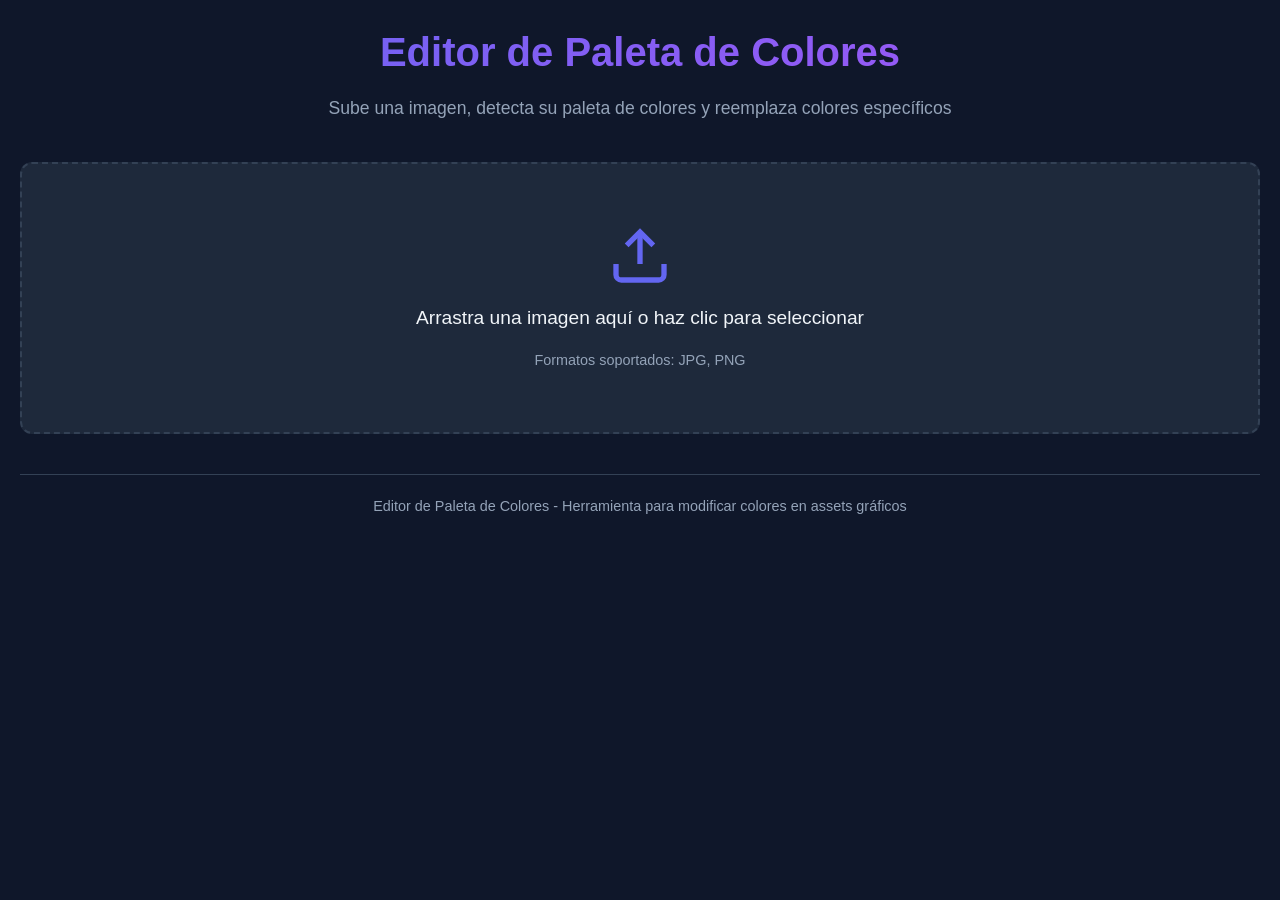
<file: index.html>
<!DOCTYPE html>
<html lang="es">
<head>
    <meta charset="UTF-8">
    <meta name="viewport" content="width=device-width, initial-scale=1.0">
    <title>Editor de Paleta de Colores</title>
    <link rel="stylesheet" href="styles.css">
</head>
<body>
    <div class="container">
        <header>
            <h1>Editor de Paleta de Colores</h1>
            <p>Sube una imagen, detecta su paleta de colores y reemplaza colores específicos</p>
        </header>

        <main>
            <!-- Zona de carga de imagen -->
            <section class="upload-section">
                <div class="drop-zone" id="dropZone">
                    <div class="drop-zone-content">
                        <svg class="upload-icon" viewBox="0 0 24 24" fill="none" stroke="currentColor" stroke-width="2">
                            <path d="M21 15v4a2 2 0 0 1-2 2H5a2 2 0 0 1-2-2v-4"/>
                            <polyline points="17 8 12 3 7 8"/>
                            <line x1="12" y1="3" x2="12" y2="15"/>
                        </svg>
                        <p>Arrastra una imagen aquí o haz clic para seleccionar</p>
                        <span class="supported-formats">Formatos soportados: JPG, PNG</span>
                    </div>
                    <input type="file" id="fileInput" accept="image/jpeg,image/png" hidden>
                </div>
            </section>

            <!-- Área de trabajo -->
            <section class="workspace" id="workspace" style="display: none;">
                <div class="workspace-grid">
                    <!-- Panel de imagen -->
                    <div class="image-panel">
                        <div class="panel-header">
                            <h2>Imagen</h2>
                            <div class="image-controls">
                                <button id="resetBtn" class="btn btn-secondary">Restaurar Original</button>
                                <button id="downloadBtn" class="btn btn-primary">Descargar</button>
                            </div>
                        </div>
                        <div class="canvas-container">
                            <canvas id="imageCanvas"></canvas>
                        </div>
                    </div>

                    <!-- Panel de paleta -->
                    <div class="palette-panel">
                        <div class="panel-header">
                            <h2>Paleta de Colores</h2>
                            <div class="palette-controls">
                                <label for="colorCount">Colores:</label>
                                <input type="range" id="colorCount" min="4" max="32" value="12">
                                <span id="colorCountValue">12</span>
                            </div>
                        </div>
                        <div class="palette-container" id="paletteContainer">
                            <!-- Los colores se generarán dinámicamente -->
                        </div>

                        <!-- Herramientas de limpieza -->
                        <div class="cleanup-tools">
                            <h3>Limpieza de Ruido</h3>
                            <p class="tool-description">Elimina el ruido y convierte la imagen a colores sólidos</p>

                            <div class="cleanup-controls">
                                <div class="control-group">
                                    <label for="smoothingLevel">Suavizado previo:</label>
                                    <input type="range" id="smoothingLevel" min="0" max="5" value="1">
                                    <span id="smoothingValue">1</span>
                                    <p class="control-hint">Difumina el ruido antes de posterizar</p>
                                </div>

                                <div class="control-group">
                                    <label for="ditherAmount">Dithering:</label>
                                    <input type="range" id="ditherAmount" min="0" max="100" value="0">
                                    <span id="ditherValue">0%</span>
                                    <p class="control-hint">Suaviza transiciones entre colores (0 = colores puros)</p>
                                </div>

                                <div class="cleanup-actions">
                                    <button id="previewCleanBtn" class="btn btn-secondary">Vista Previa</button>
                                    <button id="applyCleanBtn" class="btn btn-primary">Aplicar Limpieza</button>
                                </div>
                            </div>
                        </div>

                        <!-- Editor de color -->
                        <div class="color-editor" id="colorEditor" style="display: none;">
                            <h3>Reemplazar Color</h3>
                            <div class="color-editor-content">
                                <div class="color-swap">
                                    <div class="color-box">
                                        <label>Color Original</label>
                                        <div class="color-preview" id="originalColorPreview"></div>
                                        <span id="originalColorHex"></span>
                                    </div>
                                    <svg class="arrow-icon" viewBox="0 0 24 24" fill="none" stroke="currentColor" stroke-width="2">
                                        <line x1="5" y1="12" x2="19" y2="12"/>
                                        <polyline points="12 5 19 12 12 19"/>
                                    </svg>
                                    <div class="color-box">
                                        <label>Nuevo Color</label>
                                        <input type="color" id="newColorPicker" class="color-picker">
                                        <span id="newColorHex">#000000</span>
                                    </div>
                                </div>
                                <div class="tolerance-control">
                                    <label for="tolerance">Tolerancia: <span id="toleranceValue">30</span></label>
                                    <input type="range" id="tolerance" min="0" max="100" value="30">
                                    <p class="tolerance-hint">Mayor tolerancia = más tonos similares serán reemplazados</p>
                                </div>
                                <div class="editor-actions">
                                    <button id="previewBtn" class="btn btn-secondary">Vista Previa</button>
                                    <button id="applyBtn" class="btn btn-primary">Aplicar Cambio</button>
                                    <button id="cancelBtn" class="btn btn-ghost">Cancelar</button>
                                </div>
                            </div>
                        </div>
                    </div>
                </div>
            </section>

            <!-- Historial de cambios -->
            <section class="history-section" id="historySection" style="display: none;">
                <h3>Historial de Cambios</h3>
                <div class="history-list" id="historyList">
                    <!-- Los cambios se añadirán dinámicamente -->
                </div>
            </section>
        </main>

        <footer>
            <p>Editor de Paleta de Colores - Herramienta para modificar colores en assets gráficos</p>
        </footer>
    </div>

    <script src="app.js"></script>
</body>
</html>
</file>
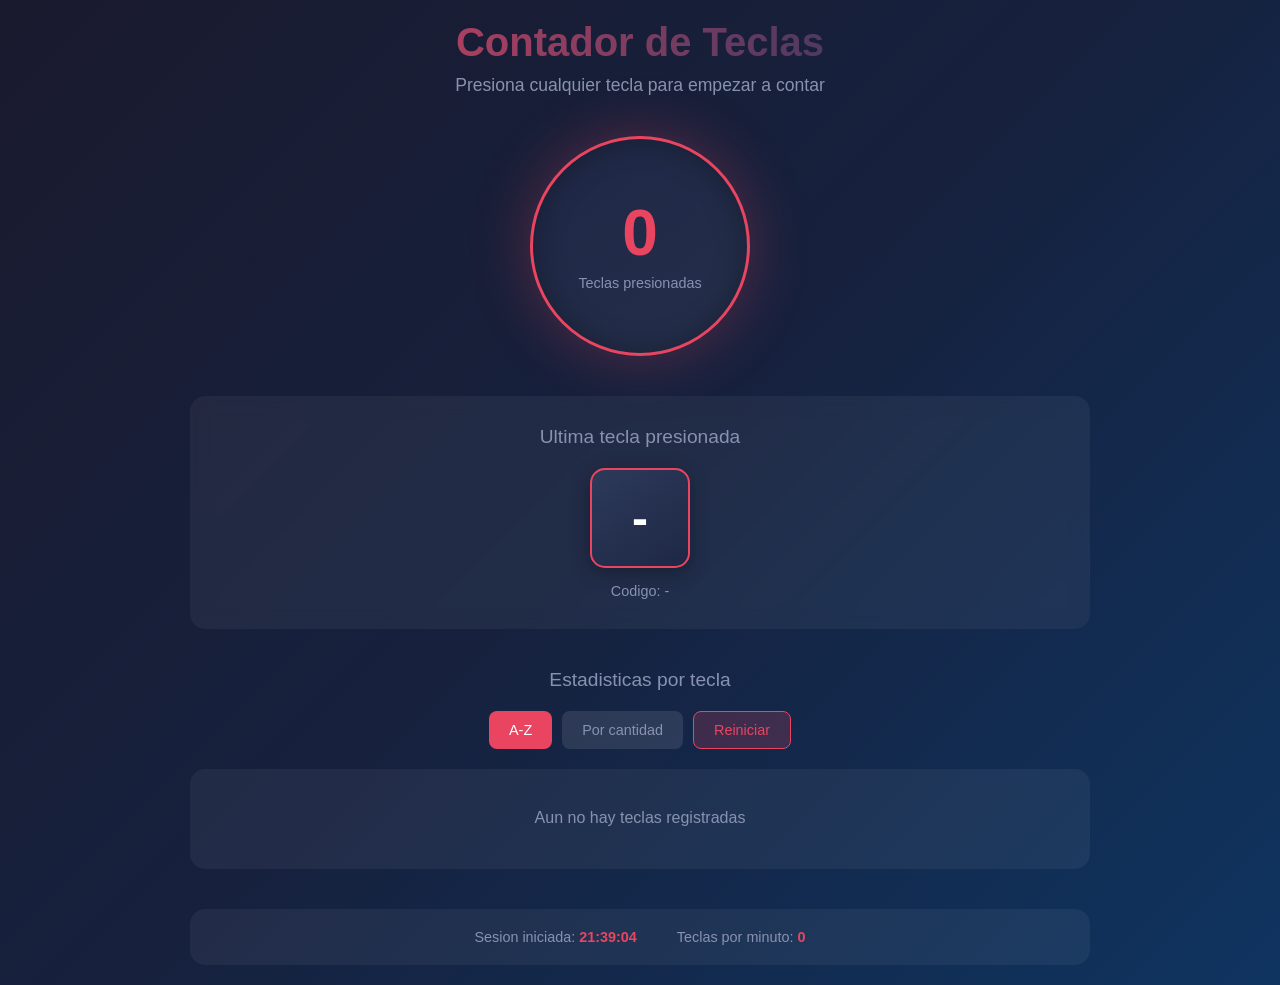
<file: keyboard-counter-preview.html>
<!DOCTYPE html>
<html lang="es">
<head>
    <meta charset="UTF-8">
    <meta name="viewport" content="width=device-width, initial-scale=1.0">
    <title>Contador de Teclas</title>
    <style>
        * {
            margin: 0;
            padding: 0;
            box-sizing: border-box;
        }

        body {
            font-family: 'Segoe UI', Tahoma, Geneva, Verdana, sans-serif;
            background: linear-gradient(135deg, #1a1a2e 0%, #16213e 50%, #0f3460 100%);
            min-height: 100vh;
            color: #fff;
            padding: 20px;
        }

        .container {
            max-width: 900px;
            margin: 0 auto;
        }

        header {
            text-align: center;
            margin-bottom: 40px;
        }

        header h1 {
            font-size: 2.5rem;
            margin-bottom: 10px;
            background: linear-gradient(90deg, #e94560, #0f3460);
            -webkit-background-clip: text;
            -webkit-text-fill-color: transparent;
            background-clip: text;
        }

        .subtitle {
            color: #8892b0;
            font-size: 1.1rem;
        }

        .main-counter {
            display: flex;
            justify-content: center;
            margin-bottom: 40px;
        }

        .counter-circle {
            width: 220px;
            height: 220px;
            border-radius: 50%;
            background: linear-gradient(145deg, #1e2746, #252f4a);
            box-shadow:
                0 0 60px rgba(233, 69, 96, 0.3),
                inset 0 0 30px rgba(0, 0, 0, 0.3);
            display: flex;
            flex-direction: column;
            align-items: center;
            justify-content: center;
            border: 3px solid #e94560;
            transition: all 0.3s ease;
        }

        .counter-circle:hover {
            transform: scale(1.05);
            box-shadow:
                0 0 80px rgba(233, 69, 96, 0.5),
                inset 0 0 30px rgba(0, 0, 0, 0.3);
        }

        .counter-circle.pulse {
            animation: pulse 0.2s ease-out;
        }

        @keyframes pulse {
            0% { transform: scale(1); }
            50% { transform: scale(1.1); }
            100% { transform: scale(1); }
        }

        #total-count {
            font-size: 4rem;
            font-weight: bold;
            color: #e94560;
            line-height: 1;
        }

        .counter-label {
            font-size: 0.9rem;
            color: #8892b0;
            margin-top: 10px;
        }

        .last-key-section {
            text-align: center;
            margin-bottom: 40px;
            padding: 30px;
            background: rgba(255, 255, 255, 0.05);
            border-radius: 15px;
            backdrop-filter: blur(10px);
        }

        .last-key-section h2 {
            font-size: 1.2rem;
            color: #8892b0;
            margin-bottom: 20px;
            font-weight: normal;
        }

        .last-key-display {
            font-size: 3rem;
            font-weight: bold;
            color: #fff;
            background: linear-gradient(145deg, #2d3a5a, #1e2746);
            width: 100px;
            height: 100px;
            display: inline-flex;
            align-items: center;
            justify-content: center;
            border-radius: 15px;
            border: 2px solid #e94560;
            margin-bottom: 15px;
            transition: all 0.15s ease;
            box-shadow: 0 5px 20px rgba(0, 0, 0, 0.3);
        }

        .last-key-display.pressed {
            transform: translateY(3px);
            box-shadow: 0 2px 10px rgba(0, 0, 0, 0.3);
            background: linear-gradient(145deg, #e94560, #c73e54);
        }

        .key-code {
            color: #8892b0;
            font-size: 0.9rem;
        }

        .stats-section {
            margin-bottom: 40px;
        }

        .stats-section h2 {
            font-size: 1.2rem;
            color: #8892b0;
            margin-bottom: 20px;
            font-weight: normal;
            text-align: center;
        }

        .stats-controls {
            display: flex;
            justify-content: center;
            gap: 10px;
            margin-bottom: 20px;
        }

        .sort-btn, .reset-btn {
            padding: 10px 20px;
            border: none;
            border-radius: 8px;
            cursor: pointer;
            font-size: 0.9rem;
            transition: all 0.3s ease;
        }

        .sort-btn {
            background: rgba(255, 255, 255, 0.1);
            color: #8892b0;
        }

        .sort-btn:hover {
            background: rgba(255, 255, 255, 0.2);
        }

        .sort-btn.active {
            background: #e94560;
            color: #fff;
        }

        .reset-btn {
            background: rgba(233, 69, 96, 0.2);
            color: #e94560;
            border: 1px solid #e94560;
        }

        .reset-btn:hover {
            background: #e94560;
            color: #fff;
        }

        .key-stats-grid {
            display: grid;
            grid-template-columns: repeat(auto-fill, minmax(80px, 1fr));
            gap: 10px;
            padding: 20px;
            background: rgba(255, 255, 255, 0.05);
            border-radius: 15px;
            min-height: 100px;
        }

        .key-stat-item {
            background: linear-gradient(145deg, #2d3a5a, #1e2746);
            border-radius: 10px;
            padding: 15px 10px;
            text-align: center;
            transition: all 0.3s ease;
            border: 1px solid transparent;
        }

        .key-stat-item:hover {
            transform: translateY(-3px);
            border-color: #e94560;
        }

        .key-stat-item.highlight {
            animation: highlight 0.3s ease;
        }

        @keyframes highlight {
            0% { background: linear-gradient(145deg, #e94560, #c73e54); }
            100% { background: linear-gradient(145deg, #2d3a5a, #1e2746); }
        }

        .key-stat-item .key-name {
            font-size: 1.2rem;
            font-weight: bold;
            color: #fff;
            display: block;
            margin-bottom: 5px;
            word-break: break-all;
        }

        .key-stat-item .key-count {
            font-size: 0.9rem;
            color: #e94560;
        }

        .empty-message {
            grid-column: 1 / -1;
            text-align: center;
            color: #8892b0;
            padding: 20px;
        }

        .session-info {
            display: flex;
            justify-content: center;
            gap: 40px;
            padding: 20px;
            background: rgba(255, 255, 255, 0.05);
            border-radius: 15px;
            text-align: center;
        }

        .session-info p {
            color: #8892b0;
            font-size: 0.9rem;
        }

        .session-info span {
            color: #e94560;
            font-weight: bold;
        }

        @media (max-width: 600px) {
            header h1 {
                font-size: 1.8rem;
            }

            .counter-circle {
                width: 180px;
                height: 180px;
            }

            #total-count {
                font-size: 3rem;
            }

            .session-info {
                flex-direction: column;
                gap: 15px;
            }

            .key-stats-grid {
                grid-template-columns: repeat(auto-fill, minmax(70px, 1fr));
            }
        }
    </style>
</head>
<body>
    <div class="container">
        <header>
            <h1>Contador de Teclas</h1>
            <p class="subtitle">Presiona cualquier tecla para empezar a contar</p>
        </header>

        <div class="main-counter">
            <div class="counter-circle">
                <span id="total-count">0</span>
                <span class="counter-label">Teclas presionadas</span>
            </div>
        </div>

        <div class="last-key-section">
            <h2>Ultima tecla presionada</h2>
            <div id="last-key" class="last-key-display">-</div>
            <div id="last-key-code" class="key-code">Codigo: -</div>
        </div>

        <div class="stats-section">
            <h2>Estadisticas por tecla</h2>
            <div class="stats-controls">
                <button id="sort-alpha" class="sort-btn active">A-Z</button>
                <button id="sort-count" class="sort-btn">Por cantidad</button>
                <button id="reset-btn" class="reset-btn">Reiniciar</button>
            </div>
            <div id="key-stats" class="key-stats-grid">
                <p class="empty-message">Aun no hay teclas registradas</p>
            </div>
        </div>

        <div class="session-info">
            <p>Sesion iniciada: <span id="session-start">-</span></p>
            <p>Teclas por minuto: <span id="keys-per-minute">0</span></p>
        </div>
    </div>

    <script>
        // Keyboard Counter Application
        class KeyboardCounter {
            constructor() {
                this.totalCount = 0;
                this.keyStats = {};
                this.sessionStart = null;
                this.sortMode = 'alpha';

                this.initElements();
                this.bindEvents();
                this.startSession();
            }

            initElements() {
                this.totalCountEl = document.getElementById('total-count');
                this.lastKeyEl = document.getElementById('last-key');
                this.lastKeyCodeEl = document.getElementById('last-key-code');
                this.keyStatsEl = document.getElementById('key-stats');
                this.sessionStartEl = document.getElementById('session-start');
                this.keysPerMinuteEl = document.getElementById('keys-per-minute');
                this.counterCircle = document.querySelector('.counter-circle');
                this.sortAlphaBtn = document.getElementById('sort-alpha');
                this.sortCountBtn = document.getElementById('sort-count');
                this.resetBtn = document.getElementById('reset-btn');
            }

            bindEvents() {
                document.addEventListener('keydown', (e) => this.handleKeyPress(e));
                this.sortAlphaBtn.addEventListener('click', () => this.setSortMode('alpha'));
                this.sortCountBtn.addEventListener('click', () => this.setSortMode('count'));
                this.resetBtn.addEventListener('click', () => this.resetStats());
                setInterval(() => this.updateKeysPerMinute(), 1000);
            }

            startSession() {
                this.sessionStart = new Date();
                this.sessionStartEl.textContent = this.formatTime(this.sessionStart);
            }

            formatTime(date) {
                return date.toLocaleTimeString('es-ES', {
                    hour: '2-digit',
                    minute: '2-digit',
                    second: '2-digit'
                });
            }

            handleKeyPress(e) {
                if (['F5', 'F12'].indexOf(e.key) === -1) {
                    e.preventDefault();
                }

                const keyName = this.getKeyName(e);
                const keyCode = e.code;

                this.totalCount++;
                this.totalCountEl.textContent = this.totalCount;

                this.lastKeyEl.textContent = this.getDisplayName(e);
                this.lastKeyCodeEl.textContent = `Codigo: ${keyCode}`;

                this.counterCircle.classList.remove('pulse');
                void this.counterCircle.offsetWidth;
                this.counterCircle.classList.add('pulse');

                this.lastKeyEl.classList.add('pressed');
                setTimeout(() => this.lastKeyEl.classList.remove('pressed'), 150);

                if (!this.keyStats[keyName]) {
                    this.keyStats[keyName] = {
                        count: 0,
                        displayName: this.getDisplayName(e),
                        code: keyCode
                    };
                }
                this.keyStats[keyName].count++;

                this.renderKeyStats(keyName);
            }

            getKeyName(e) {
                if (e.key.length === 1) {
                    return e.key.toUpperCase();
                }
                return e.code;
            }

            getDisplayName(e) {
                const specialKeys = {
                    'Space': 'Space',
                    'Enter': 'Enter',
                    'Backspace': 'Back',
                    'Tab': 'Tab',
                    'Escape': 'Esc',
                    'ArrowUp': 'Up',
                    'ArrowDown': 'Down',
                    'ArrowLeft': 'Left',
                    'ArrowRight': 'Right',
                    'ShiftLeft': 'L Shift',
                    'ShiftRight': 'R Shift',
                    'ControlLeft': 'L Ctrl',
                    'ControlRight': 'R Ctrl',
                    'AltLeft': 'L Alt',
                    'AltRight': 'R Alt',
                    'MetaLeft': 'L Meta',
                    'MetaRight': 'R Meta',
                    'CapsLock': 'Caps',
                    'Delete': 'Del',
                    'Insert': 'Ins',
                    'Home': 'Home',
                    'End': 'End',
                    'PageUp': 'PgUp',
                    'PageDown': 'PgDn'
                };

                if (e.key.length === 1) {
                    return e.key.toUpperCase();
                }

                return specialKeys[e.code] || e.key;
            }

            renderKeyStats(highlightKey = null) {
                const keys = Object.keys(this.keyStats);

                if (keys.length === 0) {
                    this.keyStatsEl.innerHTML = '<p class="empty-message">Aun no hay teclas registradas</p>';
                    return;
                }

                if (this.sortMode === 'alpha') {
                    keys.sort((a, b) => a.localeCompare(b));
                } else {
                    keys.sort((a, b) => this.keyStats[b].count - this.keyStats[a].count);
                }

                this.keyStatsEl.innerHTML = keys.map(key => {
                    const stat = this.keyStats[key];
                    const isHighlight = key === highlightKey ? 'highlight' : '';
                    return `
                        <div class="key-stat-item ${isHighlight}" data-key="${key}">
                            <span class="key-name">${stat.displayName}</span>
                            <span class="key-count">${stat.count}</span>
                        </div>
                    `;
                }).join('');
            }

            setSortMode(mode) {
                this.sortMode = mode;
                this.sortAlphaBtn.classList.toggle('active', mode === 'alpha');
                this.sortCountBtn.classList.toggle('active', mode === 'count');
                this.renderKeyStats();
            }

            updateKeysPerMinute() {
                if (!this.sessionStart || this.totalCount === 0) {
                    this.keysPerMinuteEl.textContent = '0';
                    return;
                }

                const minutesElapsed = (Date.now() - this.sessionStart.getTime()) / 60000;
                if (minutesElapsed < 0.1) {
                    this.keysPerMinuteEl.textContent = '0';
                    return;
                }

                const kpm = Math.round(this.totalCount / minutesElapsed);
                this.keysPerMinuteEl.textContent = kpm;
            }

            resetStats() {
                this.totalCount = 0;
                this.keyStats = {};
                this.totalCountEl.textContent = '0';
                this.lastKeyEl.textContent = '-';
                this.lastKeyCodeEl.textContent = 'Codigo: -';
                this.keysPerMinuteEl.textContent = '0';
                this.keyStatsEl.innerHTML = '<p class="empty-message">Aun no hay teclas registradas</p>';
                this.startSession();
            }
        }

        document.addEventListener('DOMContentLoaded', () => {
            new KeyboardCounter();
        });
    </script>
</body>
</html>
</file>
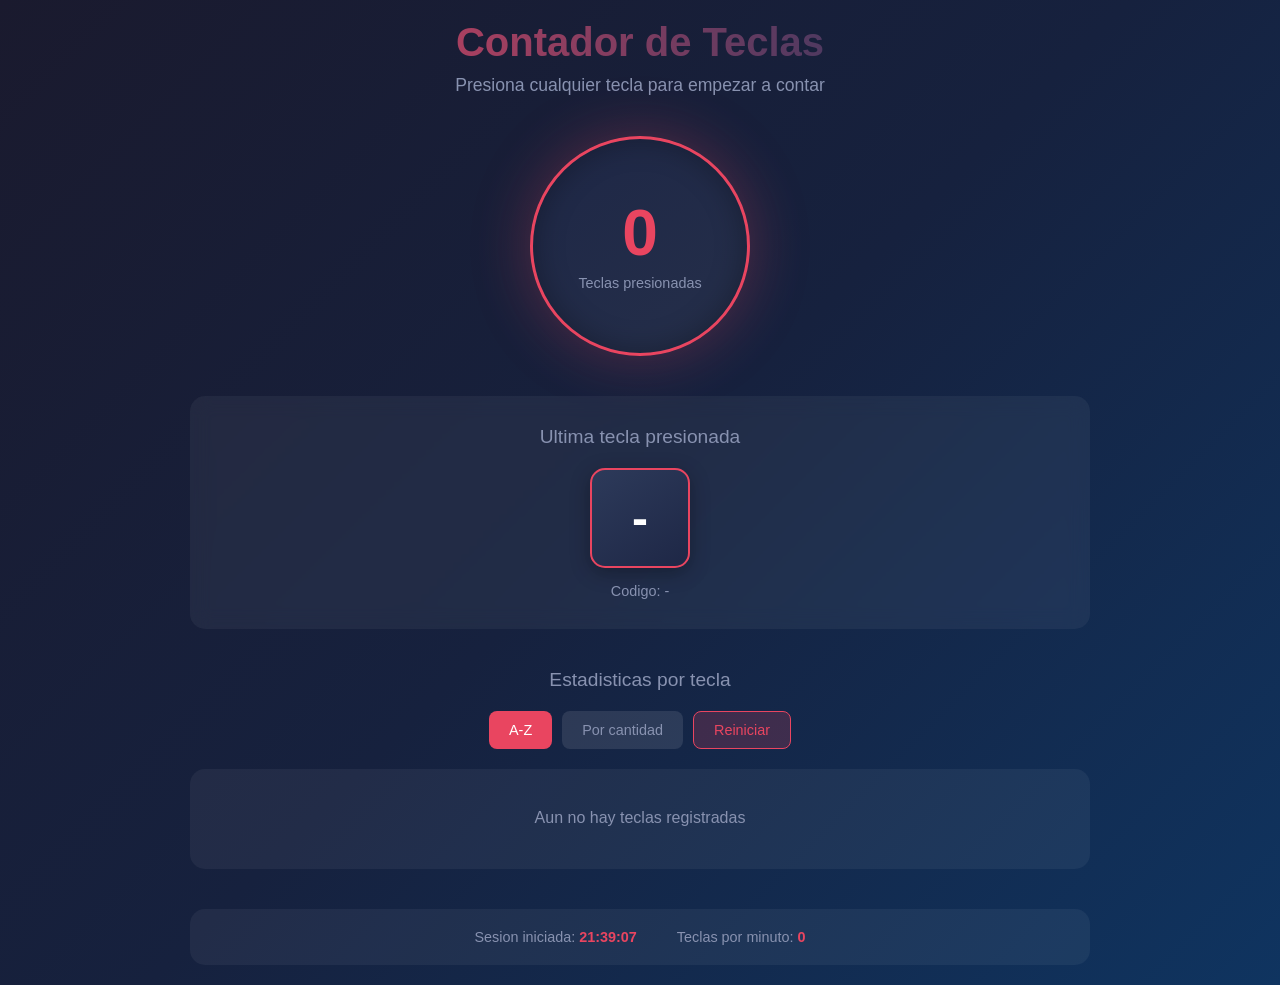
<file: keyboard-counter.html>
<!DOCTYPE html>
<html lang="es">
<head>
    <meta charset="UTF-8">
    <meta name="viewport" content="width=device-width, initial-scale=1.0">
    <title>Contador de Teclas</title>
    <link rel="stylesheet" href="keyboard-counter.css">
</head>
<body>
    <div class="container">
        <header>
            <h1>Contador de Teclas</h1>
            <p class="subtitle">Presiona cualquier tecla para empezar a contar</p>
        </header>

        <div class="main-counter">
            <div class="counter-circle">
                <span id="total-count">0</span>
                <span class="counter-label">Teclas presionadas</span>
            </div>
        </div>

        <div class="last-key-section">
            <h2>Ultima tecla presionada</h2>
            <div id="last-key" class="last-key-display">-</div>
            <div id="last-key-code" class="key-code">Codigo: -</div>
        </div>

        <div class="stats-section">
            <h2>Estadisticas por tecla</h2>
            <div class="stats-controls">
                <button id="sort-alpha" class="sort-btn active">A-Z</button>
                <button id="sort-count" class="sort-btn">Por cantidad</button>
                <button id="reset-btn" class="reset-btn">Reiniciar</button>
            </div>
            <div id="key-stats" class="key-stats-grid">
                <p class="empty-message">Aun no hay teclas registradas</p>
            </div>
        </div>

        <div class="session-info">
            <p>Sesion iniciada: <span id="session-start">-</span></p>
            <p>Teclas por minuto: <span id="keys-per-minute">0</span></p>
        </div>
    </div>

    <script src="keyboard-counter.js"></script>
</body>
</html>
</file>
<file: styles.css>
/* Reset y variables */
* {
    margin: 0;
    padding: 0;
    box-sizing: border-box;
}

:root {
    --primary-color: #6366f1;
    --primary-hover: #4f46e5;
    --secondary-color: #64748b;
    --secondary-hover: #475569;
    --background: #0f172a;
    --surface: #1e293b;
    --surface-light: #334155;
    --text-primary: #f1f5f9;
    --text-secondary: #94a3b8;
    --border-color: #334155;
    --success: #22c55e;
    --error: #ef4444;
    --warning: #f59e0b;
    --radius: 8px;
    --radius-lg: 12px;
    --shadow: 0 4px 6px -1px rgba(0, 0, 0, 0.3);
    --shadow-lg: 0 10px 15px -3px rgba(0, 0, 0, 0.4);
}

body {
    font-family: -apple-system, BlinkMacSystemFont, 'Segoe UI', Roboto, Oxygen, Ubuntu, sans-serif;
    background: var(--background);
    color: var(--text-primary);
    min-height: 100vh;
    line-height: 1.6;
}

/* Container */
.container {
    max-width: 1400px;
    margin: 0 auto;
    padding: 20px;
}

/* Header */
header {
    text-align: center;
    margin-bottom: 40px;
}

header h1 {
    font-size: 2.5rem;
    font-weight: 700;
    background: linear-gradient(135deg, var(--primary-color), #a855f7);
    -webkit-background-clip: text;
    -webkit-text-fill-color: transparent;
    background-clip: text;
    margin-bottom: 10px;
}

header p {
    color: var(--text-secondary);
    font-size: 1.1rem;
}

/* Botones */
.btn {
    display: inline-flex;
    align-items: center;
    justify-content: center;
    gap: 8px;
    padding: 10px 20px;
    border: none;
    border-radius: var(--radius);
    font-size: 0.95rem;
    font-weight: 500;
    cursor: pointer;
    transition: all 0.2s ease;
}

.btn-primary {
    background: var(--primary-color);
    color: white;
}

.btn-primary:hover {
    background: var(--primary-hover);
    transform: translateY(-1px);
    box-shadow: var(--shadow);
}

.btn-secondary {
    background: var(--surface-light);
    color: var(--text-primary);
}

.btn-secondary:hover {
    background: var(--secondary-hover);
}

.btn-ghost {
    background: transparent;
    color: var(--text-secondary);
    border: 1px solid var(--border-color);
}

.btn-ghost:hover {
    background: var(--surface);
    color: var(--text-primary);
}

/* Zona de carga */
.upload-section {
    margin-bottom: 30px;
}

.drop-zone {
    border: 2px dashed var(--border-color);
    border-radius: var(--radius-lg);
    padding: 60px 40px;
    text-align: center;
    cursor: pointer;
    transition: all 0.3s ease;
    background: var(--surface);
}

.drop-zone:hover,
.drop-zone.drag-over {
    border-color: var(--primary-color);
    background: rgba(99, 102, 241, 0.1);
}

.drop-zone-content {
    display: flex;
    flex-direction: column;
    align-items: center;
    gap: 15px;
}

.upload-icon {
    width: 64px;
    height: 64px;
    color: var(--primary-color);
}

.drop-zone p {
    font-size: 1.2rem;
    color: var(--text-primary);
}

.supported-formats {
    font-size: 0.9rem;
    color: var(--text-secondary);
}

/* Área de trabajo */
.workspace {
    background: var(--surface);
    border-radius: var(--radius-lg);
    padding: 20px;
    margin-bottom: 30px;
}

.workspace-grid {
    display: grid;
    grid-template-columns: 1fr 400px;
    gap: 20px;
}

@media (max-width: 1024px) {
    .workspace-grid {
        grid-template-columns: 1fr;
    }
}

/* Panel de imagen */
.image-panel {
    background: var(--background);
    border-radius: var(--radius);
    padding: 20px;
}

.panel-header {
    display: flex;
    justify-content: space-between;
    align-items: center;
    margin-bottom: 20px;
    flex-wrap: wrap;
    gap: 10px;
}

.panel-header h2 {
    font-size: 1.2rem;
    font-weight: 600;
}

.image-controls {
    display: flex;
    gap: 10px;
}

.canvas-container {
    background: repeating-conic-gradient(#1a1a2e 0% 25%, #2a2a4e 0% 50%) 50% / 20px 20px;
    border-radius: var(--radius);
    overflow: hidden;
    display: flex;
    justify-content: center;
    align-items: center;
    min-height: 400px;
}

#imageCanvas {
    max-width: 100%;
    max-height: 600px;
    object-fit: contain;
}

/* Panel de paleta */
.palette-panel {
    background: var(--background);
    border-radius: var(--radius);
    padding: 20px;
}

.palette-controls {
    display: flex;
    align-items: center;
    gap: 10px;
}

.palette-controls label {
    font-size: 0.9rem;
    color: var(--text-secondary);
}

.palette-controls input[type="range"] {
    width: 100px;
}

#colorCountValue {
    font-weight: 600;
    min-width: 24px;
}

.palette-container {
    display: grid;
    grid-template-columns: repeat(auto-fill, minmax(80px, 1fr));
    gap: 10px;
    margin-top: 20px;
    max-height: 300px;
    overflow-y: auto;
    padding-right: 5px;
}

/* Color item en la paleta */
.color-item {
    display: flex;
    flex-direction: column;
    align-items: center;
    gap: 5px;
    padding: 10px;
    background: var(--surface);
    border-radius: var(--radius);
    cursor: pointer;
    transition: all 0.2s ease;
    border: 2px solid transparent;
}

.color-item:hover {
    transform: translateY(-2px);
    box-shadow: var(--shadow);
}

.color-item.selected {
    border-color: var(--primary-color);
}

.color-swatch {
    width: 50px;
    height: 50px;
    border-radius: var(--radius);
    box-shadow: inset 0 0 0 1px rgba(255, 255, 255, 0.1);
}

.color-hex {
    font-size: 0.75rem;
    color: var(--text-secondary);
    font-family: monospace;
}

.color-percentage {
    font-size: 0.7rem;
    color: var(--text-secondary);
}

/* Herramientas de limpieza */
.cleanup-tools {
    margin-top: 20px;
    padding: 20px;
    background: var(--surface);
    border-radius: var(--radius);
    border: 1px solid var(--success);
}

.cleanup-tools h3 {
    font-size: 1rem;
    margin-bottom: 5px;
    color: var(--success);
}

.tool-description {
    font-size: 0.85rem;
    color: var(--text-secondary);
    margin-bottom: 15px;
}

.cleanup-controls {
    display: flex;
    flex-direction: column;
    gap: 15px;
}

.control-group {
    display: flex;
    flex-direction: column;
    gap: 5px;
}

.control-group label {
    font-size: 0.9rem;
    color: var(--text-primary);
}

.control-group input[type="range"] {
    width: 100%;
}

.control-group span {
    font-size: 0.85rem;
    font-weight: 600;
    color: var(--primary-color);
}

.control-hint {
    font-size: 0.75rem;
    color: var(--text-secondary);
    margin-top: 2px;
}

.cleanup-actions {
    display: flex;
    gap: 10px;
    margin-top: 10px;
}

/* Editor de color */
.color-editor {
    margin-top: 20px;
    padding: 20px;
    background: var(--surface);
    border-radius: var(--radius);
    border: 1px solid var(--border-color);
}

.color-editor h3 {
    font-size: 1rem;
    margin-bottom: 15px;
    color: var(--text-primary);
}

.color-swap {
    display: flex;
    align-items: center;
    justify-content: center;
    gap: 20px;
    margin-bottom: 20px;
}

.color-box {
    display: flex;
    flex-direction: column;
    align-items: center;
    gap: 8px;
}

.color-box label {
    font-size: 0.85rem;
    color: var(--text-secondary);
}

.color-preview {
    width: 60px;
    height: 60px;
    border-radius: var(--radius);
    box-shadow: inset 0 0 0 1px rgba(255, 255, 255, 0.1);
}

.color-picker {
    width: 60px;
    height: 60px;
    border: none;
    border-radius: var(--radius);
    cursor: pointer;
    padding: 0;
    background: none;
}

.color-picker::-webkit-color-swatch-wrapper {
    padding: 0;
}

.color-picker::-webkit-color-swatch {
    border: none;
    border-radius: var(--radius);
}

.arrow-icon {
    width: 24px;
    height: 24px;
    color: var(--text-secondary);
}

.color-box span {
    font-size: 0.8rem;
    font-family: monospace;
    color: var(--text-secondary);
}

/* Control de tolerancia */
.tolerance-control {
    margin-bottom: 20px;
}

.tolerance-control label {
    display: block;
    margin-bottom: 8px;
    font-size: 0.9rem;
}

.tolerance-control input[type="range"] {
    width: 100%;
    margin-bottom: 5px;
}

.tolerance-hint {
    font-size: 0.8rem;
    color: var(--text-secondary);
}

/* Range input styling */
input[type="range"] {
    -webkit-appearance: none;
    height: 6px;
    background: var(--surface-light);
    border-radius: 3px;
    outline: none;
}

input[type="range"]::-webkit-slider-thumb {
    -webkit-appearance: none;
    width: 16px;
    height: 16px;
    background: var(--primary-color);
    border-radius: 50%;
    cursor: pointer;
    transition: background 0.2s ease;
}

input[type="range"]::-webkit-slider-thumb:hover {
    background: var(--primary-hover);
}

/* Acciones del editor */
.editor-actions {
    display: flex;
    gap: 10px;
    flex-wrap: wrap;
}

/* Sección de historial */
.history-section {
    background: var(--surface);
    border-radius: var(--radius-lg);
    padding: 20px;
    margin-bottom: 30px;
}

.history-section h3 {
    font-size: 1.1rem;
    margin-bottom: 15px;
}

.history-list {
    display: flex;
    flex-direction: column;
    gap: 10px;
    max-height: 200px;
    overflow-y: auto;
}

.history-item {
    display: flex;
    align-items: center;
    gap: 15px;
    padding: 10px 15px;
    background: var(--background);
    border-radius: var(--radius);
}

.history-colors {
    display: flex;
    align-items: center;
    gap: 8px;
}

.history-swatch {
    width: 30px;
    height: 30px;
    border-radius: 4px;
    box-shadow: inset 0 0 0 1px rgba(255, 255, 255, 0.1);
}

.history-arrow {
    color: var(--text-secondary);
    font-size: 1.2rem;
}

.history-info {
    flex: 1;
    font-size: 0.9rem;
    color: var(--text-secondary);
}

.history-undo {
    padding: 5px 10px;
    font-size: 0.85rem;
}

/* Footer */
footer {
    text-align: center;
    padding: 20px;
    color: var(--text-secondary);
    font-size: 0.9rem;
    border-top: 1px solid var(--border-color);
    margin-top: 40px;
}

/* Scrollbar styling */
::-webkit-scrollbar {
    width: 8px;
    height: 8px;
}

::-webkit-scrollbar-track {
    background: var(--surface);
    border-radius: 4px;
}

::-webkit-scrollbar-thumb {
    background: var(--surface-light);
    border-radius: 4px;
}

::-webkit-scrollbar-thumb:hover {
    background: var(--secondary-color);
}

/* Loading state */
.loading {
    position: relative;
    pointer-events: none;
}

.loading::after {
    content: '';
    position: absolute;
    top: 50%;
    left: 50%;
    width: 30px;
    height: 30px;
    margin: -15px 0 0 -15px;
    border: 3px solid var(--surface-light);
    border-top-color: var(--primary-color);
    border-radius: 50%;
    animation: spin 0.8s linear infinite;
}

@keyframes spin {
    to {
        transform: rotate(360deg);
    }
}

/* Responsive */
@media (max-width: 768px) {
    header h1 {
        font-size: 1.8rem;
    }

    .drop-zone {
        padding: 40px 20px;
    }

    .color-swap {
        flex-direction: column;
    }

    .arrow-icon {
        transform: rotate(90deg);
    }

    .editor-actions {
        justify-content: center;
    }
}
</file>
<file: keyboard-counter.css>
* {
    margin: 0;
    padding: 0;
    box-sizing: border-box;
}

body {
    font-family: 'Segoe UI', Tahoma, Geneva, Verdana, sans-serif;
    background: linear-gradient(135deg, #1a1a2e 0%, #16213e 50%, #0f3460 100%);
    min-height: 100vh;
    color: #fff;
    padding: 20px;
}

.container {
    max-width: 900px;
    margin: 0 auto;
}

header {
    text-align: center;
    margin-bottom: 40px;
}

header h1 {
    font-size: 2.5rem;
    margin-bottom: 10px;
    background: linear-gradient(90deg, #e94560, #0f3460);
    -webkit-background-clip: text;
    -webkit-text-fill-color: transparent;
    background-clip: text;
}

.subtitle {
    color: #8892b0;
    font-size: 1.1rem;
}

.main-counter {
    display: flex;
    justify-content: center;
    margin-bottom: 40px;
}

.counter-circle {
    width: 220px;
    height: 220px;
    border-radius: 50%;
    background: linear-gradient(145deg, #1e2746, #252f4a);
    box-shadow:
        0 0 60px rgba(233, 69, 96, 0.3),
        inset 0 0 30px rgba(0, 0, 0, 0.3);
    display: flex;
    flex-direction: column;
    align-items: center;
    justify-content: center;
    border: 3px solid #e94560;
    transition: all 0.3s ease;
}

.counter-circle:hover {
    transform: scale(1.05);
    box-shadow:
        0 0 80px rgba(233, 69, 96, 0.5),
        inset 0 0 30px rgba(0, 0, 0, 0.3);
}

.counter-circle.pulse {
    animation: pulse 0.2s ease-out;
}

@keyframes pulse {
    0% { transform: scale(1); }
    50% { transform: scale(1.1); }
    100% { transform: scale(1); }
}

#total-count {
    font-size: 4rem;
    font-weight: bold;
    color: #e94560;
    line-height: 1;
}

.counter-label {
    font-size: 0.9rem;
    color: #8892b0;
    margin-top: 10px;
}

.last-key-section {
    text-align: center;
    margin-bottom: 40px;
    padding: 30px;
    background: rgba(255, 255, 255, 0.05);
    border-radius: 15px;
    backdrop-filter: blur(10px);
}

.last-key-section h2 {
    font-size: 1.2rem;
    color: #8892b0;
    margin-bottom: 20px;
    font-weight: normal;
}

.last-key-display {
    font-size: 3rem;
    font-weight: bold;
    color: #fff;
    background: linear-gradient(145deg, #2d3a5a, #1e2746);
    width: 100px;
    height: 100px;
    display: inline-flex;
    align-items: center;
    justify-content: center;
    border-radius: 15px;
    border: 2px solid #e94560;
    margin-bottom: 15px;
    transition: all 0.15s ease;
    box-shadow: 0 5px 20px rgba(0, 0, 0, 0.3);
}

.last-key-display.pressed {
    transform: translateY(3px);
    box-shadow: 0 2px 10px rgba(0, 0, 0, 0.3);
    background: linear-gradient(145deg, #e94560, #c73e54);
}

.key-code {
    color: #8892b0;
    font-size: 0.9rem;
}

.stats-section {
    margin-bottom: 40px;
}

.stats-section h2 {
    font-size: 1.2rem;
    color: #8892b0;
    margin-bottom: 20px;
    font-weight: normal;
    text-align: center;
}

.stats-controls {
    display: flex;
    justify-content: center;
    gap: 10px;
    margin-bottom: 20px;
}

.sort-btn, .reset-btn {
    padding: 10px 20px;
    border: none;
    border-radius: 8px;
    cursor: pointer;
    font-size: 0.9rem;
    transition: all 0.3s ease;
}

.sort-btn {
    background: rgba(255, 255, 255, 0.1);
    color: #8892b0;
}

.sort-btn:hover {
    background: rgba(255, 255, 255, 0.2);
}

.sort-btn.active {
    background: #e94560;
    color: #fff;
}

.reset-btn {
    background: rgba(233, 69, 96, 0.2);
    color: #e94560;
    border: 1px solid #e94560;
}

.reset-btn:hover {
    background: #e94560;
    color: #fff;
}

.key-stats-grid {
    display: grid;
    grid-template-columns: repeat(auto-fill, minmax(80px, 1fr));
    gap: 10px;
    padding: 20px;
    background: rgba(255, 255, 255, 0.05);
    border-radius: 15px;
    min-height: 100px;
}

.key-stat-item {
    background: linear-gradient(145deg, #2d3a5a, #1e2746);
    border-radius: 10px;
    padding: 15px 10px;
    text-align: center;
    transition: all 0.3s ease;
    border: 1px solid transparent;
}

.key-stat-item:hover {
    transform: translateY(-3px);
    border-color: #e94560;
}

.key-stat-item.highlight {
    animation: highlight 0.3s ease;
}

@keyframes highlight {
    0% { background: linear-gradient(145deg, #e94560, #c73e54); }
    100% { background: linear-gradient(145deg, #2d3a5a, #1e2746); }
}

.key-stat-item .key-name {
    font-size: 1.2rem;
    font-weight: bold;
    color: #fff;
    display: block;
    margin-bottom: 5px;
    word-break: break-all;
}

.key-stat-item .key-count {
    font-size: 0.9rem;
    color: #e94560;
}

.empty-message {
    grid-column: 1 / -1;
    text-align: center;
    color: #8892b0;
    padding: 20px;
}

.session-info {
    display: flex;
    justify-content: center;
    gap: 40px;
    padding: 20px;
    background: rgba(255, 255, 255, 0.05);
    border-radius: 15px;
    text-align: center;
}

.session-info p {
    color: #8892b0;
    font-size: 0.9rem;
}

.session-info span {
    color: #e94560;
    font-weight: bold;
}

@media (max-width: 600px) {
    header h1 {
        font-size: 1.8rem;
    }

    .counter-circle {
        width: 180px;
        height: 180px;
    }

    #total-count {
        font-size: 3rem;
    }

    .session-info {
        flex-direction: column;
        gap: 15px;
    }

    .key-stats-grid {
        grid-template-columns: repeat(auto-fill, minmax(70px, 1fr));
    }
}
</file>
